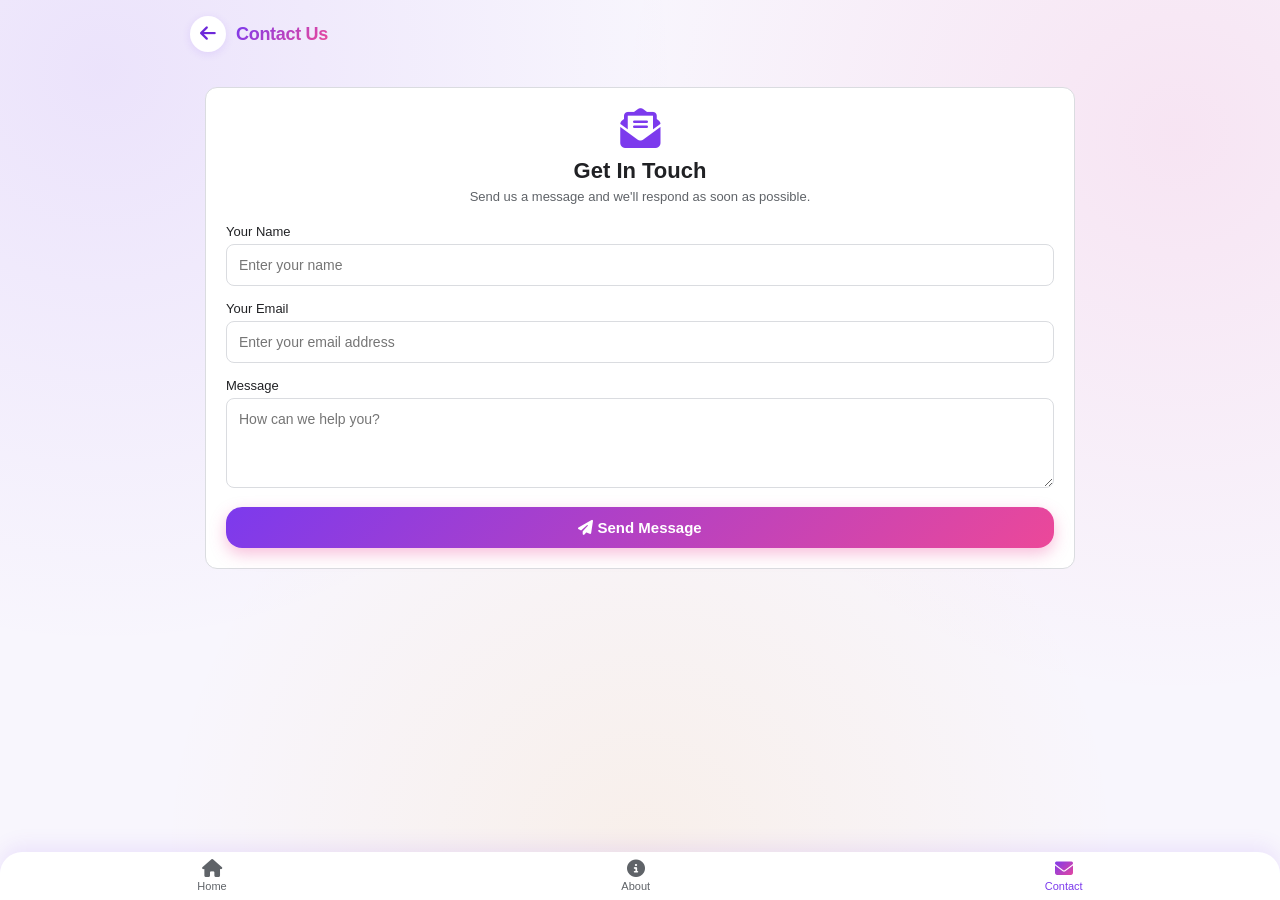
<file: contact.html>
<!DOCTYPE html>
<html lang="en">
<head>
    <meta charset="UTF-8">
    <meta name="viewport" content="width=device-width, initial-scale=1.0">
    <title>Contact Us | World Weather Hub</title>
    <meta name="description" content="Contact World Weather Hub for any queries, feedback, or support.">
    <link rel="stylesheet" href="https://cdnjs.cloudflare.com/ajax/libs/font-awesome/6.4.0/css/all.min.css">
    <link rel="stylesheet" href="style.css">
    <style>
        /* Contact Form Styles */
        .contact-form-box { background: #fff; padding: 20px; border-radius: 12px; margin: 15px; border: 1px solid #dadce0; }
        .input-group { margin-bottom: 15px; text-align: left; }
        .input-group label { display: block; font-size: 13px; color: #202124; margin-bottom: 5px; font-weight: 500; }
        .input-group input, .input-group textarea { width: 100%; padding: 12px; border: 1px solid #dadce0; border-radius: 8px; font-size: 14px; box-sizing: border-box; outline: none; transition: border-color 0.2s; }
        .input-group input:focus, .input-group textarea:focus { border-color: #1a73e8; }
        
        /* Popup Styles */
        .popup-overlay { position: fixed; top: 0; left: 0; width: 100%; height: 100%; background: rgba(0,0,0,0.5); display: flex; align-items: center; justify-content: center; z-index: 9999; }
        .popup-box { background: #fff; padding: 30px; border-radius: 16px; text-align: center; max-width: 320px; width: 90%; box-shadow: 0 10px 25px rgba(0,0,0,0.2); animation: popIn 0.3s cubic-bezier(0.175, 0.885, 0.32, 1.275) forwards; }
        .popup-icon { font-size: 55px; color: #34a853; margin-bottom: 15px; }
        .popup-box h2 { font-size: 22px; color: #202124; margin-bottom: 10px; margin-top: 0; }
        .popup-box p { font-size: 14px; color: #5f6368; margin-bottom: 24px; line-height: 1.5; }
        
        @keyframes popIn { 
            0% { transform: scale(0.8); opacity: 0; } 
            100% { transform: scale(1); opacity: 1; } 
        }
    </style>
</head>
<body>
    <div class="main-container wider-container" style="max-width: 900px !important;">
        <header class="compact-header">
            <div class="header-left">
                <a href="index.html" class="icon-btn"><i class="fa-solid fa-arrow-left"></i></a>
                <div class="brand-logo"><span class="brand-text">Contact Us</span></div>
            </div>
        </header>

        <div class="contact-form-box">
            <div style="text-align:center; margin-bottom: 20px;">
                <i class="fa-solid fa-envelope-open-text text-primary" style="font-size:40px; margin-bottom:10px;"></i>
                <h1 style="font-size:22px; margin-bottom:5px; color:#202124;">Get In Touch</h1>
                <p style="font-size:13px; color:#5f6368;">Send us a message and we'll respond as soon as possible.</p>
            </div>

            <form id="contactForm">
                <div class="input-group">
                    <label for="userName">Your Name</label>
                    <input type="text" id="userName" name="name" placeholder="Enter your name" required>
                </div>
                <div class="input-group">
                    <label for="userEmail">Your Email</label>
                    <input type="email" id="userEmail" name="email" placeholder="Enter your email address" required>
                </div>
                <div class="input-group">
                    <label for="userMessage">Message</label>
                    <textarea id="userMessage" name="message" rows="4" placeholder="How can we help you?" required></textarea>
                </div>
                <button type="submit" id="submitBtn" class="orange-search-btn" style="width:100%; justify-content:center; padding:12px; font-size:15px;">
                    <i class="fa-solid fa-paper-plane"></i> Send Message
                </button>
            </form>
        </div>

        <!-- Success Popup (Hidden by default) -->
        <div id="successPopup" class="popup-overlay" style="display: none;">
            <div class="popup-box">
                <i class="fa-solid fa-circle-check popup-icon"></i>
                <h2>Message Sent!</h2>
                <p>Thank you for reaching out. We have received your message and will get back to you soon.</p>
                <button onclick="closePopup()" class="orange-search-btn" style="width:100%; justify-content:center;">Okay</button>
            </div>
        </div>
        
        <nav class="bottom-nav">
            <a href="index.html" class="b-nav-item"><i class="fa-solid fa-house"></i><span>Home</span></a>
            <a href="about.html" class="b-nav-item"><i class="fa-solid fa-circle-info"></i><span>About</span></a>
            <a href="contact.html" class="b-nav-item active"><i class="fa-solid fa-envelope"></i><span>Contact</span></a>
        </nav>
    </div>

    <script>
        // Email ko Base64 format me encrypt kiya gaya hai taaki koi bot na padh sake.
        // Ye decode hokar rajendrajat08111@gmail.com ban jayega.
        const encodedEmail = "cmFqZW5kcmFqYXQwODExMUBnbWFpbC5jb20="; 

        document.getElementById("contactForm").addEventListener("submit", function(event) {
            event.preventDefault(); // Page reload hone se rokega
            
            const btn = document.getElementById("submitBtn");
            const originalText = btn.innerHTML;
            btn.innerHTML = '<i class="fa-solid fa-spinner fa-spin"></i> Sending...';
            btn.disabled = true;

            const formData = new FormData(this);
            const decodedEmail = atob(encodedEmail); // Hidden email ko decode karna
            
            // FormSubmit API ka use karke background me email bhejna
            fetch(`https://formsubmit.co/ajax/${decodedEmail}`, {
                method: "POST",
                headers: {
                    'Accept': 'application/json'
                },
                body: formData
            })
            .then(response => response.json())
            .then(data => {
                // Email send hone ke baad Popup dikhana
                document.getElementById("successPopup").style.display = "flex";
                document.getElementById("contactForm").reset();
                btn.innerHTML = originalText;
                btn.disabled = false;
            })
            .catch(error => {
                console.log(error);
                alert("Something went wrong. Please try again.");
                btn.innerHTML = originalText;
                btn.disabled = false;
            });
        });

        // Popup close karne ka function
        function closePopup() {
            document.getElementById("successPopup").style.display = "none";
        }
    </script>
</body>
</html>
</file>
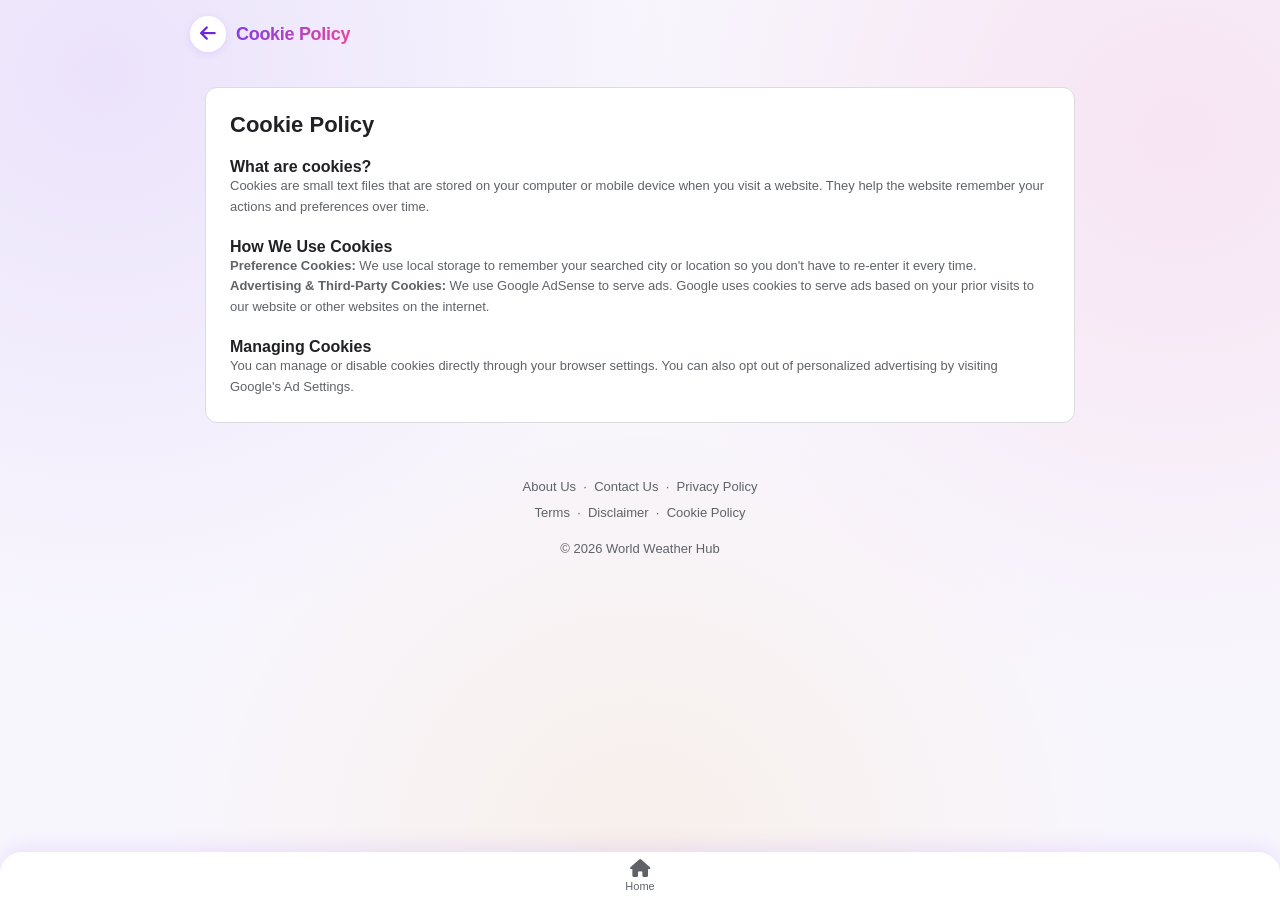
<file: cookie.html>
<!DOCTYPE html>
<html lang="en">
<head>
    <meta charset="UTF-8">
    <meta name="viewport" content="width=device-width, initial-scale=1.0">
    <title>Cookie Policy | World Weather Hub</title>
    <meta name="description" content="Learn about how World Weather Hub uses cookies and how you can manage them.">
    <link rel="stylesheet" href="https://cdnjs.cloudflare.com/ajax/libs/font-awesome/6.4.0/css/all.min.css">
    <link rel="stylesheet" href="style.css">
</head>
<body>
    <div class="main-container wider-container" style="max-width: 900px !important;">
        <header class="compact-header">
            <div class="header-left">
                <a href="index.html" class="icon-btn"><i class="fa-solid fa-arrow-left"></i></a>
                <div class="brand-logo"><span class="brand-text">Cookie Policy</span></div>
            </div>
        </header>

        <div style="padding: 24px; background:#fff; border-radius:12px; margin:15px; border:1px solid #dadce0;">
            <h1 style="font-size:22px; margin-bottom:15px; color:#202124;">Cookie Policy</h1>
            
            <h2 style="font-size:16px; margin-top:20px; color:#202124;">What are cookies?</h2>
            <p style="font-size:13px; color:#5f6368; line-height:1.6;">Cookies are small text files that are stored on your computer or mobile device when you visit a website. They help the website remember your actions and preferences over time.</p>
            
            <h2 style="font-size:16px; margin-top:20px; color:#202124;">How We Use Cookies</h2>
            <p style="font-size:13px; color:#5f6368; line-height:1.6;"><strong>Preference Cookies:</strong> We use local storage to remember your searched city or location so you don't have to re-enter it every time.</p>
            <p style="font-size:13px; color:#5f6368; line-height:1.6;"><strong>Advertising & Third-Party Cookies:</strong> We use Google AdSense to serve ads. Google uses cookies to serve ads based on your prior visits to our website or other websites on the internet.</p>

            <h2 style="font-size:16px; margin-top:20px; color:#202124;">Managing Cookies</h2>
            <p style="font-size:13px; color:#5f6368; line-height:1.6;">You can manage or disable cookies directly through your browser settings. You can also opt out of personalized advertising by visiting Google's Ad Settings.</p>
        </div>
        
        <!-- Site Footer -->
        <div class="site-footer" style="text-align: center; padding: 20px 10px; font-size: 13px; color: #5f6368; margin-bottom: 70px; line-height: 2;">
            <a href="about.html" style="color: #5f6368; text-decoration: none;">About Us</a> &nbsp;&middot;&nbsp; 
            <a href="contact.html" style="color: #5f6368; text-decoration: none;">Contact Us</a> &nbsp;&middot;&nbsp; 
            <a href="privacy.html" style="color: #5f6368; text-decoration: none;">Privacy Policy</a><br>
            <a href="terms.html" style="color: #5f6368; text-decoration: none;">Terms</a> &nbsp;&middot;&nbsp; 
            <a href="disclaimer.html" style="color: #5f6368; text-decoration: none;">Disclaimer</a> &nbsp;&middot;&nbsp; 
            <a href="cookie.html" style="color: #5f6368; text-decoration: none;">Cookie Policy</a>
            <p style="margin-top: 10px;">&copy; 2026 World Weather Hub</p>
        </div>
        
        <nav class="bottom-nav">
            <a href="index.html" class="b-nav-item"><i class="fa-solid fa-house"></i><span>Home</span></a>
        </nav>
    </div>
</body>
</html>
</file>
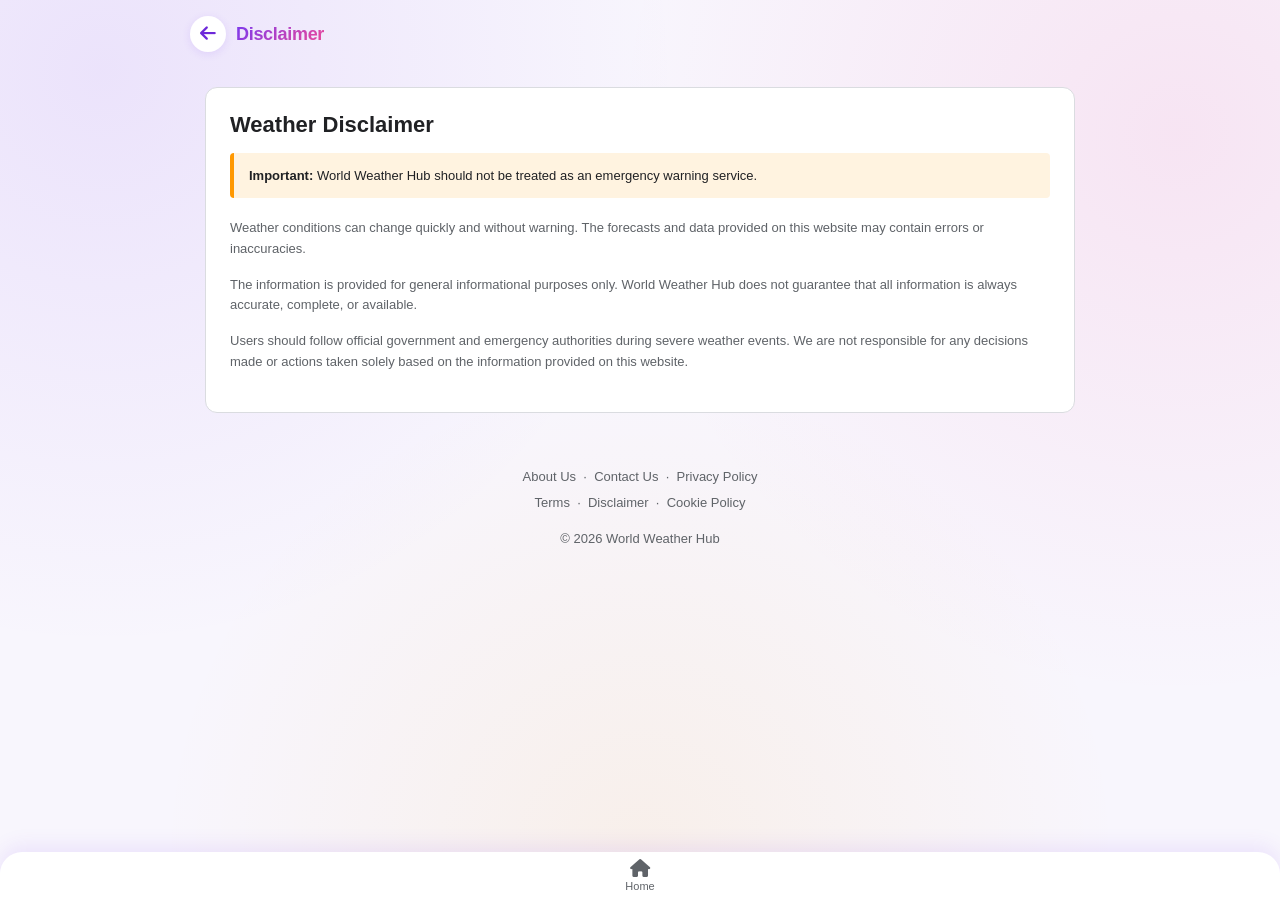
<file: disclaimer.html>
<!DOCTYPE html>
<html lang="en">
<head>
    <meta charset="UTF-8">
    <meta name="viewport" content="width=device-width, initial-scale=1.0">
    <title>Disclaimer | World Weather Hub</title>
    <meta name="description" content="Important weather disclaimer for World Weather Hub users.">
    <link rel="stylesheet" href="https://cdnjs.cloudflare.com/ajax/libs/font-awesome/6.4.0/css/all.min.css">
    <link rel="stylesheet" href="style.css">
</head>
<body>
    <div class="main-container wider-container" style="max-width: 900px !important;">
        <header class="compact-header">
            <div class="header-left">
                <a href="index.html" class="icon-btn"><i class="fa-solid fa-arrow-left"></i></a>
                <div class="brand-logo"><span class="brand-text">Disclaimer</span></div>
            </div>
        </header>

        <div style="padding: 24px; background:#fff; border-radius:12px; margin:15px; border:1px solid #dadce0;">
            <h1 style="font-size:22px; margin-bottom:15px; color:#202124;">Weather Disclaimer</h1>
            
            <div style="background: #fff3e0; border-left: 4px solid #ff9800; padding: 15px; margin-bottom: 20px; border-radius: 4px;">
                <p style="font-size:13px; color:#202124; margin:0;"><strong>Important:</strong> World Weather Hub should not be treated as an emergency warning service.</p>
            </div>

            <p style="font-size:13px; color:#5f6368; line-height:1.6; margin-bottom:15px;">Weather conditions can change quickly and without warning. The forecasts and data provided on this website may contain errors or inaccuracies.</p>
            
            <p style="font-size:13px; color:#5f6368; line-height:1.6; margin-bottom:15px;">The information is provided for general informational purposes only. World Weather Hub does not guarantee that all information is always accurate, complete, or available.</p>

            <p style="font-size:13px; color:#5f6368; line-height:1.6; margin-bottom:15px;">Users should follow official government and emergency authorities during severe weather events. We are not responsible for any decisions made or actions taken solely based on the information provided on this website.</p>
        </div>
        
        <!-- Site Footer -->
        <div class="site-footer" style="text-align: center; padding: 20px 10px; font-size: 13px; color: #5f6368; margin-bottom: 70px; line-height: 2;">
            <a href="about.html" style="color: #5f6368; text-decoration: none;">About Us</a> &nbsp;&middot;&nbsp; 
            <a href="contact.html" style="color: #5f6368; text-decoration: none;">Contact Us</a> &nbsp;&middot;&nbsp; 
            <a href="privacy.html" style="color: #5f6368; text-decoration: none;">Privacy Policy</a><br>
            <a href="terms.html" style="color: #5f6368; text-decoration: none;">Terms</a> &nbsp;&middot;&nbsp; 
            <a href="disclaimer.html" style="color: #5f6368; text-decoration: none;">Disclaimer</a> &nbsp;&middot;&nbsp; 
            <a href="cookie.html" style="color: #5f6368; text-decoration: none;">Cookie Policy</a>
            <p style="margin-top: 10px;">&copy; 2026 World Weather Hub</p>
        </div>
        
        <nav class="bottom-nav">
            <a href="index.html" class="b-nav-item"><i class="fa-solid fa-house"></i><span>Home</span></a>
        </nav>
    </div>
</body>
</html>
</file>
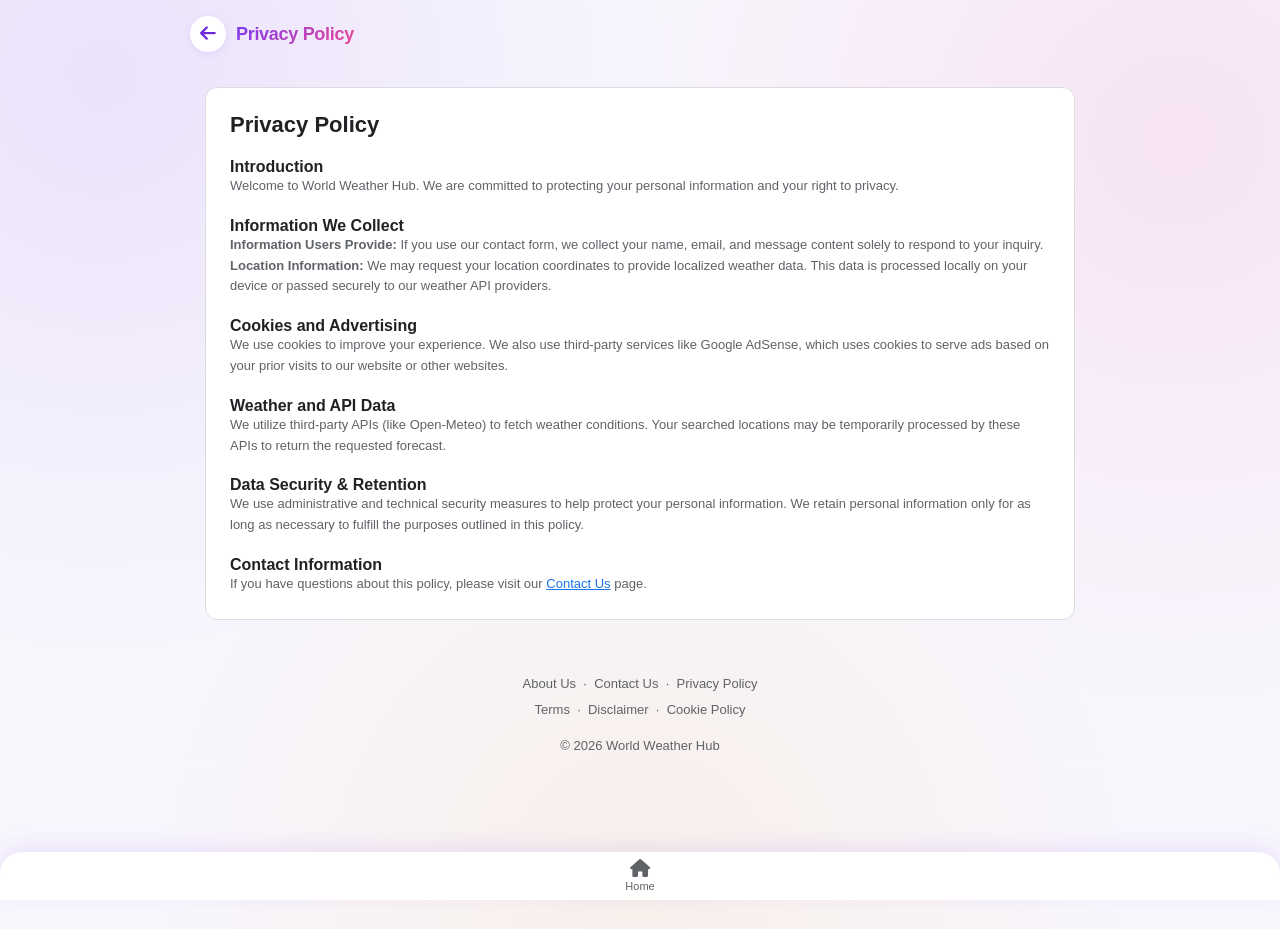
<file: privacy.html>
<!DOCTYPE html>
<html lang="en">
<head>
    <meta charset="UTF-8">
    <meta name="viewport" content="width=device-width, initial-scale=1.0">
    <title>Privacy Policy | World Weather Hub</title>
    <meta name="description" content="Read the Privacy Policy of World Weather Hub to understand how we handle information, cookies, and weather data.">
    <link rel="stylesheet" href="https://cdnjs.cloudflare.com/ajax/libs/font-awesome/6.4.0/css/all.min.css">
    <link rel="stylesheet" href="style.css">
</head>
<body>
    <div class="main-container wider-container" style="max-width: 900px !important;">
        <header class="compact-header">
            <div class="header-left">
                <a href="index.html" class="icon-btn"><i class="fa-solid fa-arrow-left"></i></a>
                <div class="brand-logo"><span class="brand-text">Privacy Policy</span></div>
            </div>
        </header>

        <div style="padding: 24px; background:#fff; border-radius:12px; margin:15px; border:1px solid #dadce0;">
            <h1 style="font-size:22px; margin-bottom:15px; color:#202124;">Privacy Policy</h1>
            
            <h2 style="font-size:16px; margin-top:20px; color:#202124;">Introduction</h2>
            <p style="font-size:13px; color:#5f6368; line-height:1.6;">Welcome to World Weather Hub. We are committed to protecting your personal information and your right to privacy.</p>
            
            <h2 style="font-size:16px; margin-top:20px; color:#202124;">Information We Collect</h2>
            <p style="font-size:13px; color:#5f6368; line-height:1.6;"><strong>Information Users Provide:</strong> If you use our contact form, we collect your name, email, and message content solely to respond to your inquiry.</p>
            <p style="font-size:13px; color:#5f6368; line-height:1.6;"><strong>Location Information:</strong> We may request your location coordinates to provide localized weather data. This data is processed locally on your device or passed securely to our weather API providers.</p>
            
            <h2 style="font-size:16px; margin-top:20px; color:#202124;">Cookies and Advertising</h2>
            <p style="font-size:13px; color:#5f6368; line-height:1.6;">We use cookies to improve your experience. We also use third-party services like Google AdSense, which uses cookies to serve ads based on your prior visits to our website or other websites.</p>

            <h2 style="font-size:16px; margin-top:20px; color:#202124;">Weather and API Data</h2>
            <p style="font-size:13px; color:#5f6368; line-height:1.6;">We utilize third-party APIs (like Open-Meteo) to fetch weather conditions. Your searched locations may be temporarily processed by these APIs to return the requested forecast.</p>

            <h2 style="font-size:16px; margin-top:20px; color:#202124;">Data Security & Retention</h2>
            <p style="font-size:13px; color:#5f6368; line-height:1.6;">We use administrative and technical security measures to help protect your personal information. We retain personal information only for as long as necessary to fulfill the purposes outlined in this policy.</p>

            <h2 style="font-size:16px; margin-top:20px; color:#202124;">Contact Information</h2>
            <p style="font-size:13px; color:#5f6368; line-height:1.6;">If you have questions about this policy, please visit our <a href="contact.html" style="color:#1a73e8;">Contact Us</a> page.</p>
        </div>
        
        <!-- Site Footer -->
        <div class="site-footer" style="text-align: center; padding: 20px 10px; font-size: 13px; color: #5f6368; margin-bottom: 70px; line-height: 2;">
            <a href="about.html" style="color: #5f6368; text-decoration: none;">About Us</a> &nbsp;&middot;&nbsp; 
            <a href="contact.html" style="color: #5f6368; text-decoration: none;">Contact Us</a> &nbsp;&middot;&nbsp; 
            <a href="privacy.html" style="color: #5f6368; text-decoration: none;">Privacy Policy</a><br>
            <a href="terms.html" style="color: #5f6368; text-decoration: none;">Terms</a> &nbsp;&middot;&nbsp; 
            <a href="disclaimer.html" style="color: #5f6368; text-decoration: none;">Disclaimer</a> &nbsp;&middot;&nbsp; 
            <a href="cookie.html" style="color: #5f6368; text-decoration: none;">Cookie Policy</a>
            <p style="margin-top: 10px;">&copy; 2026 World Weather Hub</p>
        </div>
        
        <nav class="bottom-nav">
            <a href="index.html" class="b-nav-item"><i class="fa-solid fa-house"></i><span>Home</span></a>
        </nav>
    </div>
</body>
</html>
</file>
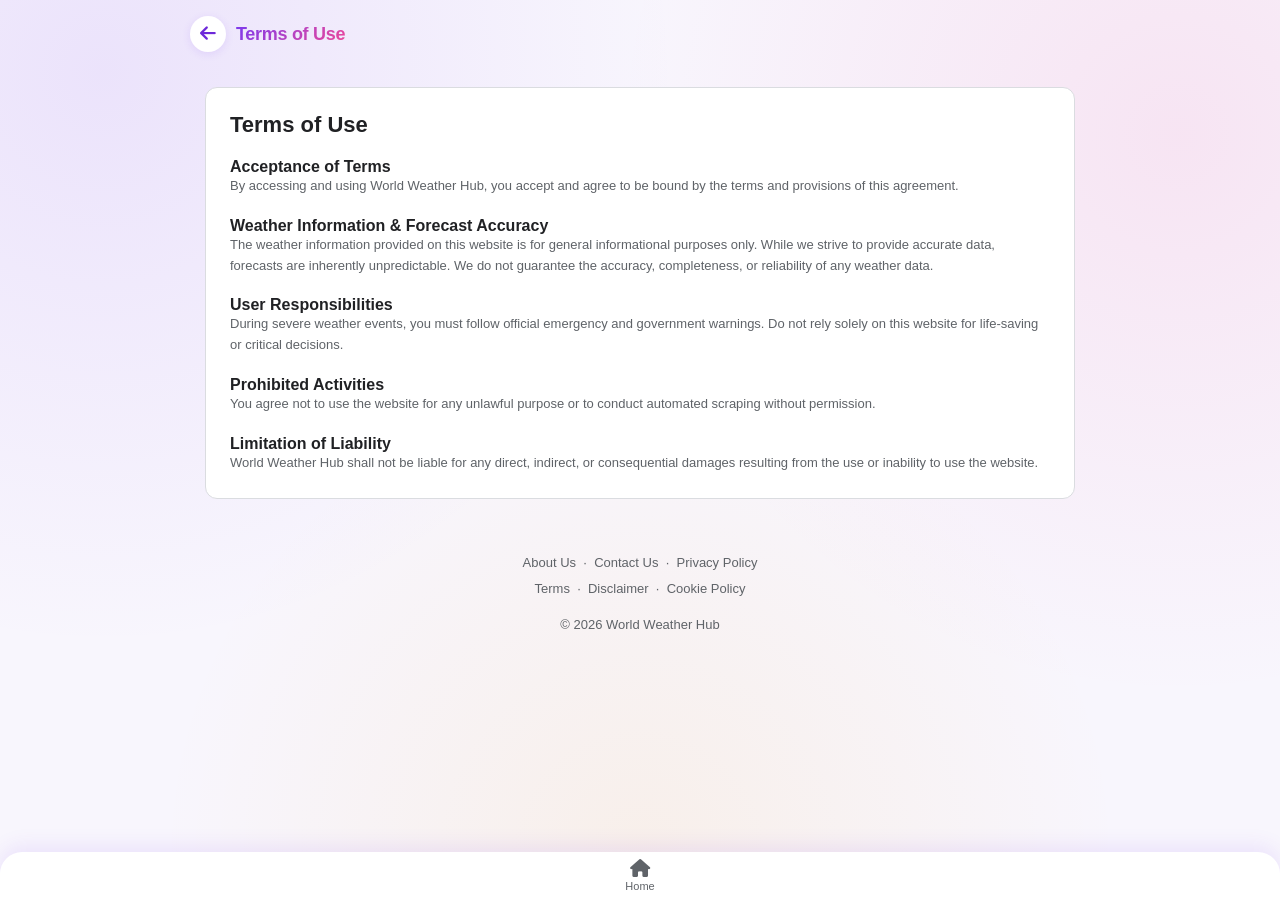
<file: terms.html>
<!DOCTYPE html>
<html lang="en">
<head>
    <meta charset="UTF-8">
    <meta name="viewport" content="width=device-width, initial-scale=1.0">
    <title>Terms of Use | World Weather Hub</title>
    <meta name="description" content="Terms of Use and User Responsibilities for World Weather Hub.">
    <link rel="stylesheet" href="https://cdnjs.cloudflare.com/ajax/libs/font-awesome/6.4.0/css/all.min.css">
    <link rel="stylesheet" href="style.css">
</head>
<body>
    <div class="main-container wider-container" style="max-width: 900px !important;">
        <header class="compact-header">
            <div class="header-left">
                <a href="index.html" class="icon-btn"><i class="fa-solid fa-arrow-left"></i></a>
                <div class="brand-logo"><span class="brand-text">Terms of Use</span></div>
            </div>
        </header>

        <div style="padding: 24px; background:#fff; border-radius:12px; margin:15px; border:1px solid #dadce0;">
            <h1 style="font-size:22px; margin-bottom:15px; color:#202124;">Terms of Use</h1>
            
            <h2 style="font-size:16px; margin-top:20px; color:#202124;">Acceptance of Terms</h2>
            <p style="font-size:13px; color:#5f6368; line-height:1.6;">By accessing and using World Weather Hub, you accept and agree to be bound by the terms and provisions of this agreement.</p>
            
            <h2 style="font-size:16px; margin-top:20px; color:#202124;">Weather Information & Forecast Accuracy</h2>
            <p style="font-size:13px; color:#5f6368; line-height:1.6;">The weather information provided on this website is for general informational purposes only. While we strive to provide accurate data, forecasts are inherently unpredictable. We do not guarantee the accuracy, completeness, or reliability of any weather data.</p>
            
            <h2 style="font-size:16px; margin-top:20px; color:#202124;">User Responsibilities</h2>
            <p style="font-size:13px; color:#5f6368; line-height:1.6;">During severe weather events, you must follow official emergency and government warnings. Do not rely solely on this website for life-saving or critical decisions.</p>

            <h2 style="font-size:16px; margin-top:20px; color:#202124;">Prohibited Activities</h2>
            <p style="font-size:13px; color:#5f6368; line-height:1.6;">You agree not to use the website for any unlawful purpose or to conduct automated scraping without permission.</p>

            <h2 style="font-size:16px; margin-top:20px; color:#202124;">Limitation of Liability</h2>
            <p style="font-size:13px; color:#5f6368; line-height:1.6;">World Weather Hub shall not be liable for any direct, indirect, or consequential damages resulting from the use or inability to use the website.</p>
        </div>
        
        <!-- Site Footer -->
        <div class="site-footer" style="text-align: center; padding: 20px 10px; font-size: 13px; color: #5f6368; margin-bottom: 70px; line-height: 2;">
            <a href="about.html" style="color: #5f6368; text-decoration: none;">About Us</a> &nbsp;&middot;&nbsp; 
            <a href="contact.html" style="color: #5f6368; text-decoration: none;">Contact Us</a> &nbsp;&middot;&nbsp; 
            <a href="privacy.html" style="color: #5f6368; text-decoration: none;">Privacy Policy</a><br>
            <a href="terms.html" style="color: #5f6368; text-decoration: none;">Terms</a> &nbsp;&middot;&nbsp; 
            <a href="disclaimer.html" style="color: #5f6368; text-decoration: none;">Disclaimer</a> &nbsp;&middot;&nbsp; 
            <a href="cookie.html" style="color: #5f6368; text-decoration: none;">Cookie Policy</a>
            <p style="margin-top: 10px;">&copy; 2026 World Weather Hub</p>
        </div>
        
        <nav class="bottom-nav">
            <a href="index.html" class="b-nav-item"><i class="fa-solid fa-house"></i><span>Home</span></a>
        </nav>
    </div>
</body>
</html>
</file>
<file: style.css>
* { margin: 0; padding: 0; box-sizing: border-box; font-family: 'Segoe UI', Roboto, Helvetica, sans-serif; }
body { background-color: #f3f0fb; color: #202124; padding: 12px 12px 80px 12px; display: flex; justify-content: center; }
.main-container { max-width: 480px; width: 100%; display: flex; flex-direction: column; gap: 16px; }
.wider-container { max-width: 650px !important; }
.compact-header { display: flex; align-items: center; justify-content: space-between; padding: 4px 0; }
.header-left, .header-right { display: flex; align-items: center; gap: 10px; }
.icon-btn { background: transparent; border: none; font-size: 18px; color: #3c4043; width: 36px; height: 36px; border-radius: 50%; display: flex; align-items: center; justify-content: center; cursor: pointer; transition: background 0.2s; text-decoration: none; }
.icon-btn:hover { background-color: #e8eaed; }
.brand-logo { display: flex; align-items: center; gap: 8px; }
.globe-img { width: 26px; height: 26px; }
.brand-text { font-size: 18px; font-weight: 600; color: #7c3aed; }
.top-search-section { display: flex; gap: 10px; }
.search-input-wrap { flex: 1; background: #ffffff; border: 1px solid #e4d9fb; border-radius: 12px; padding: 0 16px; height: 46px; display: flex; align-items: center; }
.search-input-wrap input { width: 100%; border: none; outline: none; font-size: 15px; background: transparent; }
.orange-search-btn { background-color: #ff5722; color: #ffffff; border: none; border-radius: 12px; padding: 0 20px; font-size: 15px; font-weight: 600; cursor: pointer; }
.nav-tabs-container { background: #ffffff; border: 1px solid #e4d9fb; border-radius: 14px; display: flex; padding: 4px; gap: 4px; }
.tab-btn { flex: 1; background: transparent; border: none; padding: 8px 0; border-radius: 10px; font-size: 14px; font-weight: 600; color: #5f6368; text-decoration: none; text-align: center; }
.tab-btn.active { background-color: #f1e9fe; color: #7c3aed; }
.weather-hero-card { background: linear-gradient(135deg, #4c1d95 0%, #7c3aed 50%, #ec4899 100%); border-radius: 20px; color: #ffffff; overflow: hidden; box-shadow: 0 8px 24px rgba(0,0,0,0.12); margin-bottom:10px; }
.weather-content { padding: 20px; background: linear-gradient(135deg, #7c3aed 0%, #c026d3 50%, #f472b6 100%); }
.location-info { display: flex; align-items: center; gap: 6px; font-size: 20px; font-weight: 600; }
.temp-display { display: flex; align-items: flex-start; margin: 6px 0; }
.temp-value { font-size: 64px; font-weight: 700; line-height: 1; }
.temp-unit { font-size: 28px; font-weight: 500; margin-top: 4px; }
.hi-lo-pills { margin-top: 12px; background: rgba(255, 255, 255, 0.25); display: inline-flex; gap: 10px; padding: 6px 14px; border-radius: 16px; font-size: 13px; font-weight: 600; }
.weather-stats-grid { display: grid; grid-template-columns: repeat(4, 1fr); background: rgba(10, 25, 47, 0.8); padding: 12px 4px; text-align: center; color: #fff; }
.stat-item { display: flex; flex-direction: column; align-items: center; gap: 2px; font-size: 11px; }
.stat-item i { font-size: 16px; color: #c4b5fd; }
.page-title-box { padding: 10px 0; }
.page-title-box h1, .page-title-box h2 { font-size: 22px; font-weight: 700; color: #202124; }
.page-title-box p { font-size: 13px; color: #5f6368; }
.forecast-list-container { display: flex; flex-direction: column; gap: 12px; margin-bottom: 20px; }
.daily-card { background: #ffffff; border-radius: 16px; border: 1px solid #e4d9fb; overflow: hidden; transition: box-shadow 0.3s; }
.daily-card.active { box-shadow: 0 4px 12px rgba(0,0,0,0.08); border-color: #d9c6fb; }
.daily-summary { display: flex; align-items: center; justify-content: space-between; padding: 16px; cursor: pointer; background: #ffffff; }
.daily-card.active .daily-summary { background: #f8faff; border-bottom: 1px solid #e8eaed; }
.day-col { display: flex; flex-direction: column; width: 60px; }
.day-name { font-size: 14px; font-weight: 600; }
.day-date { font-size: 12px; color: #5f6368; }
.icon-col i { font-size: 22px; }
.conditions-col { display: flex; flex-direction: column; font-size: 11px; color: #5f6368; width: 110px; gap: 4px;}
.temp-col { display: flex; gap: 8px; font-size: 15px; font-weight: 600; width: 60px; justify-content: flex-end; }
.arrow-col { width: 24px; display: flex; justify-content: flex-end; color: #9aa0a6; }
.expand-icon { transition: transform 0.3s ease; }
.daily-card.active .expand-icon { transform: rotate(180deg); color: #7c3aed; }
.daily-details { max-height: 0; overflow: hidden; transition: max-height 0.35s ease-out; background: #fdfdfd; }
.daily-card.active .daily-details { max-height: 300px; }
.details-grid { display: grid; grid-template-columns: 1fr 1fr; gap: 16px; padding: 16px; }
.d-item { display: flex; align-items: center; gap: 12px; }
.d-item i { font-size: 20px; background: #f1f3f4; width: 36px; height: 36px; display: flex; align-items: center; justify-content: center; border-radius: 50%; }
.d-info span { font-size: 11px; color: #5f6368; display: block; }
.d-info b { font-size: 13px; color: #202124; }
.aqi-hero-card { background: #ffffff; border-radius: 16px; padding: 20px; border: 1px solid #e4d9fb; display: flex; flex-direction: column; gap: 16px; margin-bottom: 16px;}
.aqi-score-box { display: flex; align-items: center; gap: 12px; }
.aqi-big-num { font-size: 48px; font-weight: 700; line-height: 1; }
.aqi-status-badge { padding: 4px 12px; border-radius: 20px; font-size: 14px; font-weight: 600; }
.aqi-status-badge.good { background: #e8f5e9; color: #2e7d32; }
.aqi-status-badge.moderate { background: #fff8e1; color: #f57f17; }
.aqi-status-badge.unhealthy { background: #fce8e6; color: #c5221f; }
.pollutants-side-grid { display: grid; grid-template-columns: repeat(3, 1fr); gap: 8px; border-top: 1px solid #e8eaed; padding-top: 14px; }
.pollutant-pill-box { background: #f8f9fa; border: 1px solid #e8eaed; border-radius: 10px; padding: 8px 10px; }
.p-name { font-size: 11px; color: #5f6368; display: block;}
.p-val { font-size: 13px; font-weight: 700; }
.bottom-nav { position: fixed; bottom: 0; left: 0; width: 100%; background: #ffffff; border-top: 1px solid #e4d9fb; display: flex; justify-content: space-around; padding: 8px 0; z-index: 1000; }
.b-nav-item { display: flex; flex-direction: column; align-items: center; gap: 2px; text-decoration: none; color: #5f6368; font-size: 11px; font-weight: 500; }
.b-nav-item i { font-size: 18px; }
.b-nav-item.active { color: #7c3aed; }
.text-warning { color: #fbbc04; }
.text-info { color: #4fc3f7; }
.text-primary { color: #7c3aed; }
.text-secondary { color: #9aa0a6; }
.text-danger { color: #ea4335; }
.text-good { color: #137333; }
/* --- NEW: Hourly Section & Chart Styles --- */
.hourly-forecast-card { background: #ffffff; border-radius: 16px; padding: 16px; border: 1px solid #e4d9fb; margin-bottom: 20px; }
.section-title { font-size: 16px; font-weight: 700; color: #202124; margin-bottom: 12px; }

/* 7 Days Tabs */
.hourly-tabs-container { display: flex; overflow-x: auto; gap: 8px; padding-bottom: 8px; margin-bottom: 12px; }
.hourly-tabs-container::-webkit-scrollbar { display: none; }
.h-tab-btn { background: #f1f3f4; border: 1px solid transparent; padding: 8px 16px; border-radius: 20px; font-size: 13px; font-weight: 600; color: #5f6368; cursor: pointer; white-space: nowrap; transition: all 0.2s; }
.h-tab-btn.active { background: #f1e9fe; color: #7c3aed; border-color: #7c3aed; }

/* Chart Wrapper */
.hourly-chart-wrapper { width: 100%; overflow-x: auto; margin-bottom: 16px; padding-bottom: 8px; border-bottom: 1px dashed #e8eaed; }
.hourly-chart-wrapper::-webkit-scrollbar { height: 4px; }
.hourly-chart-wrapper::-webkit-scrollbar-thumb { background: #e4d9fb; border-radius: 4px; }

/* Scrollable Hourly Cards */
.hourly-cards-row { display: flex; overflow-x: auto; gap: 12px; padding-bottom: 8px; }
.hourly-cards-row::-webkit-scrollbar { display: none; }
.h-card { display: flex; flex-direction: column; align-items: center; background: #f8f9fa; border: 1px solid #e8eaed; padding: 12px 10px; border-radius: 12px; min-width: 65px; box-shadow: 0 1px 3px rgba(0,0,0,0.02); }
.h-time { font-size: 11px; color: #5f6368; margin-bottom: 8px; font-weight: 500; }
.h-icon { font-size: 22px; margin-bottom: 8px; }
.h-temp { font-size: 15px; font-weight: 700; color: #202124; }
.h-rain { font-size: 11px; color: #7c3aed; font-weight: 600; margin-top: 6px; }
/* --- Auto Suggestion Dropdown Styles --- */
.suggestions-box {
    position: absolute;
    top: 100%;
    left: 0;
    right: 0;
    background: #ffffff;
    border: 1px solid #e4d9fb;
    border-radius: 12px;
    margin-top: 6px;
    box-shadow: 0 8px 24px rgba(0,0,0,0.15);
    z-index: 2000; /* Tabs ke upar dikhne ke liye */
    max-height: 280px;
    overflow-y: auto;
    display: none; /* Default hide rahega */
}

/* Scrollbar design for suggestions */
.suggestions-box::-webkit-scrollbar { width: 6px; }
.suggestions-box::-webkit-scrollbar-thumb { background: #e4d9fb; border-radius: 4px; }

.suggestion-item {
    padding: 12px 16px;
    cursor: pointer;
    border-bottom: 1px solid #f1f3f4;
    display: flex;
    flex-direction: column;
    transition: background 0.2s;
}

.suggestion-item:last-child {
    border-bottom: none;
}

.suggestion-item:hover {
    background-color: #f8f9fa;
}

.sugg-name {
    font-size: 15px;
    font-weight: 600;
    color: #202124;
    margin-bottom: 2px;
}

.sugg-desc {
    font-size: 12px;
    color: #5f6368;
}
/* --- Compact AQI Card (Home Page) --- */
.compact-aqi-card { background: #ffffff; border-radius: 16px; padding: 16px; border: 1px solid #e4d9fb; margin-bottom: 16px; display: flex; justify-content: space-between; align-items: center; box-shadow: 0 2px 8px rgba(0,0,0,0.02); }
.c-aqi-left { display: flex; align-items: center; gap: 12px; }
.c-aqi-icon { font-size: 24px; color: #34a853; background: #e8f5e9; width: 44px; height: 44px; display: flex; align-items: center; justify-content: center; border-radius: 50%; }
.c-aqi-text h4 { font-size: 15px; font-weight: 700; color: #202124; margin-bottom: 2px; }
.c-aqi-text p { font-size: 12px; color: #5f6368; }
.c-aqi-right { display: flex; align-items: center; gap: 10px; }
.c-aqi-val { font-size: 26px; font-weight: 700; }

/* --- Smart Hub Advice Card --- */
.smart-advice-card { background: #ffffff; border-radius: 16px; padding: 16px; border: 1px solid #e4d9fb; margin-bottom: 20px; box-shadow: 0 4px 12px rgba(0,0,0,0.04); }
.advice-header { display: flex; align-items: center; gap: 10px; margin-bottom: 16px; border-bottom: 1px solid #f1f3f4; padding-bottom: 12px; }
.advice-header h3 { font-size: 17px; font-weight: 700; color: #202124; }
.advice-list { list-style: none; display: flex; flex-direction: column; gap: 10px; }
.advice-list li { display: flex; gap: 12px; align-items: flex-start; font-size: 13.5px; color: #3c4043; line-height: 1.5; background: #f8f9fa; padding: 12px; border-radius: 12px; border-left: 4px solid #7c3aed; }
.advice-list li i { font-size: 16px; margin-top: 3px; width: 20px; text-align: center; }
/* =========================================
   PREMIUM AQI DASHBOARD STYLES 
========================================= */

/* Main Hero Grid */
.aqi-premium-hero {
    display: grid;
    grid-template-columns: 1fr;
    gap: 16px;
    margin-bottom: 20px;
}
@media(min-width: 768px) {
    .aqi-premium-hero { grid-template-columns: 1fr 1.2fr; }
}

/* Left: Gauge Side */
.hero-gauge-side {
    background: #ffffff;
    border-radius: 16px;
    padding: 24px;
    border: 1px solid #e4d9fb;
    box-shadow: 0 4px 12px rgba(0,0,0,0.03);
    text-align: center;
}
.location-title {
    display: flex;
    align-items: center;
    justify-content: center;
    gap: 8px;
    color: #202124;
    margin-bottom: 20px;
}
.location-title h2 { font-size: 18px; font-weight: 600; }
.location-title i { color: #ea4335; }

/* SVG Gauge Wrapper */
.gauge-wrapper {
    position: relative;
    width: 220px;
    margin: 0 auto;
}
.aqi-svg-gauge {
    width: 100%;
    height: auto;
    overflow: visible;
}
.gauge-center-text {
    position: absolute;
    bottom: 0;
    left: 50%;
    transform: translateX(-50%);
    display: flex;
    flex-direction: column;
    align-items: center;
}
.gauge-center-text h1 {
    font-size: 52px;
    font-weight: 800;
    line-height: 1;
    margin-bottom: 4px;
}
.aqi-status-text {
    font-size: 18px;
    font-weight: 700;
}
.gauge-labels {
    display: flex;
    justify-content: space-between;
    align-items: center;
    font-size: 12px;
    color: #5f6368;
    font-weight: 600;
    margin-top: 10px;
    padding: 0 10px;
}
.us-aqi-pill {
    background: #f1f3f4;
    padding: 4px 12px;
    border-radius: 20px;
    font-size: 11px;
}
.aqi-health-msg {
    font-size: 12px;
    color: #5f6368;
    margin-top: 20px;
    line-height: 1.5;
}

/* Right: Pollutants Side */
.hero-pollutants-side {
    background: #ffffff;
    border-radius: 16px;
    padding: 20px;
    border: 1px solid #e4d9fb;
    box-shadow: 0 4px 12px rgba(0,0,0,0.03);
}
.side-title {
    font-size: 15px;
    font-weight: 700;
    color: #202124;
    margin-bottom: 16px;
    display: flex;
    justify-content: space-between;
}
.premium-pollutant-grid {
    display: grid;
    grid-template-columns: repeat(2, 1fr);
    gap: 12px;
}
.p-box {
    background: #f8f9fa;
    border: 1px solid #f1f3f4;
    border-radius: 12px;
    padding: 12px;
    display: flex;
    justify-content: space-between;
    align-items: center;
    transition: transform 0.2s;
}
.p-box:hover { transform: translateY(-2px); box-shadow: 0 4px 8px rgba(0,0,0,0.05); }
.p-left { display: flex; flex-direction: column; }
.p-title { font-size: 13px; font-weight: 600; color: #202124; }
.p-unit { font-size: 10px; color: #9aa0a6; }
.p-right { display: flex; flex-direction: column; align-items: flex-end; }
.p-val { font-size: 18px; font-weight: 700; }
.p-stat { font-size: 10px; font-weight: 600; }

/* 3-Column Grid Bottom */
.premium-3col-grid {
    display: grid;
    grid-template-columns: 1fr;
    gap: 16px;
}
@media(min-width: 800px) {
    .premium-3col-grid { grid-template-columns: repeat(3, 1fr); }
}

.premium-card {
    background: #ffffff;
    border-radius: 16px;
    padding: 16px;
    border: 1px solid #e4d9fb;
    box-shadow: 0 4px 12px rgba(0,0,0,0.03);
    display: flex;
    flex-direction: column;
}
.card-title {
    font-size: 14px;
    font-weight: 700;
    color: #202124;
    margin-bottom: 12px;
    display: flex;
    justify-content: space-between;
}
.forecast-tabs {
    display: flex;
    gap: 8px;
    margin-bottom: 12px;
}
.f-tab {
    background: #e8f5e9;
    color: #137333;
    border: none;
    padding: 4px 12px;
    border-radius: 12px;
    font-size: 11px;
    font-weight: 600;
}
.chart-container {
    position: relative;
    height: 140px;
    width: 100%;
    margin-top: auto;
}

/* Health Recs List inside Premium Card */
.health-recs-list {
    list-style: none;
    display: flex;
    flex-direction: column;
    gap: 12px;
}
.health-recs-list li {
    display: flex;
    align-items: center;
    gap: 12px;
    font-size: 12px;
    color: #3c4043;
    line-height: 1.4;
}
.rec-icon {
    width: 32px;
    height: 32px;
    border-radius: 50%;
    display: flex;
    align-items: center;
    justify-content: center;
    font-size: 14px;
    flex-shrink: 0;
}
/* --- New AQI Sections Styling --- */
.outside-time-box {
    display: flex;
    justify-content: space-between;
    align-items: center;
    padding: 12px 14px;
    border-radius: 12px;
    margin-bottom: 10px;
    border-left: 5px solid;
    background: #f8f9fa;
}
.outside-time-box.good-time { border-left-color: #34a853; }
.outside-time-box.avoid-time { border-left-color: #ea4335; }

.t-left { display: flex; flex-direction: column; gap: 2px; }
.t-badge-label { font-size: 12px; font-weight: 700; color: #3c4043; }
.t-time-val { font-size: 15px; font-weight: 700; color: #202124; }

.smart-hub-advice-list {
    list-style: none;
    display: flex;
    flex-direction: column;
    gap: 12px;
}
.smart-hub-advice-list li {
    display: flex;
    align-items: flex-start;
    gap: 10px;
    font-size: 13px;
    color: #3c4043;
    line-height: 1.4;
}
.smart-hub-advice-list i {
    font-size: 16px;
    margin-top: 2px;
    flex-shrink: 0;
}

.five-day-aqi-list {
    display: flex;
    flex-direction: column;
    gap: 8px;
}
.f-day-row {
    display: flex;
    align-items: center;
    justify-content: space-between;
    padding: 10px 12px;
    background: #f8f9fa;
    border-radius: 10px;
    border: 1px solid #f1f3f4;
}
.f-date { font-size: 13px; font-weight: 600; color: #202124; }
.f-val-badge { font-size: 16px; font-weight: 700; }
/* =========================================
   ABOUT WEATHER PAGE STYLES 
========================================= */

.about-hero-section {
    padding: 24px;
    margin-bottom: 24px;
    background: linear-gradient(145deg, #ffffff, #f8f9fa);
}
.breadcrumb {
    font-size: 12px;
    color: #5f6368;
    margin-bottom: 16px;
}
.breadcrumb a { color: #7c3aed; text-decoration: none; }
.hero-content-flex {
    display: flex;
    align-items: center;
    gap: 16px;
}
.hero-icon { font-size: 40px; }
.hero-content-flex h1 { font-size: 22px; margin-bottom: 6px; color: #202124; }
.hero-subtitle { font-size: 13px; color: #5f6368; line-height: 1.4; }

.about-section {
    margin-bottom: 30px;
    padding: 0 10px;
}
.about-section h2 {
    font-size: 18px;
    color: #202124;
    margin-bottom: 8px;
    border-bottom: 2px solid #f1f3f4;
    padding-bottom: 8px;
}
.section-desc { font-size: 13px; color: #5f6368; margin-bottom: 16px; line-height: 1.5; }

/* Grid Comparisons */
.comparison-grid { display: grid; grid-template-columns: 1fr 1fr; gap: 12px; }
.compare-card { background: #fff; padding: 16px; border-radius: 12px; border: 1px solid #e4d9fb; box-shadow: 0 2px 6px rgba(0,0,0,0.02); }
.c-header { margin-bottom: 8px; font-size: 14px; }
.compare-card p { font-size: 12px; color: #5f6368; line-height: 1.4; }

/* Metrics Grid */
.metrics-grid {
    display: grid;
    grid-template-columns: repeat(auto-fit, minmax(140px, 1fr));
    gap: 12px;
}
.metric-info-card {
    background: #fff; padding: 14px; border-radius: 12px; border: 1px solid #e4d9fb;
    transition: transform 0.2s;
}
.metric-info-card:hover { transform: translateY(-2px); box-shadow: 0 4px 8px rgba(0,0,0,0.05); }
.metric-info-card i { font-size: 18px; margin-bottom: 8px; }
.metric-info-card h3 { font-size: 13px; margin-bottom: 4px; color: #202124; }
.metric-info-card p { font-size: 11px; color: #5f6368; line-height: 1.4; }

/* Timeline */
.timeline-container { display: flex; flex-direction: column; gap: 10px; }
.timeline-step { display: flex; gap: 12px; background: #fff; padding: 12px; border-radius: 12px; border: 1px solid #f1f3f4; align-items: center;}
.t-icon { width: 36px; height: 36px; border-radius: 50%; background: #f1e9fe; color: #7c3aed; display: flex; align-items: center; justify-content: center; flex-shrink: 0;}
.t-content b { font-size: 13px; color: #202124; }
.t-content p { font-size: 11px; color: #5f6368; margin-top: 2px; }

/* Sample Forecast */
.sample-list { list-style: none; display: flex; flex-direction: column; gap: 10px; margin-top: 12px; }
.sample-list li { font-size: 13px; padding: 8px; background: #f8f9fa; border-radius: 8px; }
.sample-list li span { color: #5f6368; font-size: 11px; display: block; margin-top: 2px; }

/* Symbols Grid */
.symbols-grid { display: grid; grid-template-columns: repeat(auto-fit, minmax(130px, 1fr)); gap: 12px; }
.sym-item { display: flex; align-items: center; gap: 12px; background: #fff; padding: 12px; border: 1px solid #e4d9fb; border-radius: 12px; }
.sym-item i { font-size: 20px; width: 24px; text-align: center; }
.sym-item b { font-size: 12px; color: #202124; display:block; }
.sym-item p { font-size: 10px; color: #5f6368; }

/* AQI Scale */
.aqi-scale-box { display: flex; flex-direction: column; gap: 6px; }
.aqi-level { background: #f8f9fa; padding: 8px 12px; border-radius: 6px; border-left: 4px solid; font-size: 12px; }

/* Extreme Grid */
.extreme-grid { display: grid; grid-template-columns: repeat(auto-fit, minmax(140px, 1fr)); gap: 12px; }
.ex-card { background: #fff; padding: 12px; border: 1px solid #fce8e6; border-radius: 12px; text-align: center; }
.ex-card i { font-size: 20px; margin-bottom: 8px; }
.ex-card b { display: block; font-size: 13px; margin-bottom: 4px; }
.ex-card p { font-size: 11px; color: #5f6368; }

/* Safety Grid */
.safety-grid { display: grid; grid-template-columns: 1fr; gap: 12px; }
@media(min-width: 600px){ .safety-grid { grid-template-columns: 1fr 1fr; } }
.safety-box { background: #fff; padding: 16px; border: 1px solid #e4d9fb; border-radius: 12px; }
.safety-box h3 { font-size: 14px; margin-bottom: 12px; }
.safety-box ul { list-style: none; display: flex; flex-direction: column; gap: 8px; }
.safety-box li { font-size: 12px; color: #3c4043; display: flex; align-items: flex-start; gap: 8px; }
.safety-box li i { margin-top: 2px; font-size: 12px; }

/* FAQ Accordion */
.faq-container { display: flex; flex-direction: column; gap: 10px; }
.faq-item { background: #fff; border: 1px solid #e4d9fb; border-radius: 12px; overflow: hidden; }
.faq-question { width: 100%; text-align: left; background: none; border: none; padding: 14px; font-size: 13px; font-weight: 600; color: #202124; display: flex; justify-content: space-between; align-items: center; cursor: pointer; }
.faq-icon { transition: transform 0.3s ease; color: #5f6368; }
.faq-answer { max-height: 0; overflow: hidden; transition: max-height 0.3s ease-out, padding 0.3s ease; background: #f8f9fa; }
.faq-answer.active { max-height: 200px; padding: 14px; border-top: 1px solid #f1f3f4; }
.faq-answer p { font-size: 12px; color: #3c4043; line-height: 1.5; margin: 0; }
.hourly-chart-wrapper {
    overflow-x: auto;
    overflow-y: hidden;
    padding-bottom: 10px;
    width: 100%;
}
/* Ultra-Premium AQI Hero Card Styling */
.aqi-premium-hero {
    background: linear-gradient(145deg, #ffffff, #f8f9fa);
    border: 1px solid #e4d9fb;
    border-radius: 16px;
    padding: 24px;
    box-shadow: 0 4px 15px rgba(0,0,0,0.03);
    margin-bottom: 16px;
}
.hero-gauge-side {
    display: flex;
    flex-direction: column;
    align-items: center;
    text-align: center;
}
.location-title {
    display: flex;
    align-items: center;
    gap: 8px;
    color: #7c3aed;
    margin-bottom: 15px;
    font-weight: 600;
}
.gauge-wrapper {
    position: relative;
    width: 240px;
    margin: 10px auto;
}
.aqi-svg-gauge {
    width: 100%;
    transform: rotate(0deg);
}
.gauge-center-text {
    position: absolute;
    bottom: 10px;
    left: 50%;
    transform: translateX(-50%);
    text-align: center;
}
.gauge-labels {
    display: flex;
    justify-content: space-between;
    font-size: 11px;
    color: #5f6368;
    margin-top: -10px;
    padding: 0 10px;
}
.us-aqi-pill {
    background: #f1e9fe;
    color: #7c3aed;
    padding: 2px 8px;
    border-radius: 10px;
    font-weight: 600;
    font-size: 10px;
}
.aqi-health-msg {
    font-size: 13px;
    color: #5f6368;
    margin-top: 15px;
    line-height: 1.4;
    background: #f1f3f4;
    padding: 10px 16px;
    border-radius: 8px;
    width: 100%;
    box-sizing: border-box;
}
.dropdown-menu {
    display: none;
    position: absolute;
    top: 45px;
    left: 0;
    background: #fff;
    border-radius: 10px;
    box-shadow: 0 4px 20px rgba(0,0,0,0.15);
    min-width: 180px;
    z-index: 100;
    overflow: hidden;
}
.dropdown-menu.show { display: block; }
.dropdown-menu a {
    display: flex;
    align-items: center;
    gap: 10px;
    padding: 12px 16px;
    color: #3c4043;
    text-decoration: none;
    font-size: 14px;
    border-bottom: 1px solid #f1f3f4;
}
.dropdown-menu a:last-child { border-bottom: none; }
.dropdown-menu a:hover { background: #f8f9fa; }
/* Nearby Cities Section */
.nearby-city-link {
  background: #f1f3f4;
  color: #7c3aed;
  padding: 6px 12px;
  border-radius: 16px;
  font-size: 13px;
  text-decoration: none;
  white-space: nowrap;
  transition: background 0.2s ease;
}

.nearby-city-link:hover {
  background: #f1e9fe;
}

/* =========================================================
   PREMIUM THEME LAYER v2 — Colorful Modern (Bold Gradients)
   ========================================================= */
@import url('https://fonts.googleapis.com/css2?family=Poppins:wght@500;600;700;800&family=Inter:wght@400;500;600;700&display=swap');

:root {
  --brand-1: #7c3aed;
  --brand-2: #ec4899;
  --brand-3: #f59e0b;
  --grad-hero: linear-gradient(135deg, #6d28d9 0%, #a855f7 45%, #ec4899 100%);
  --grad-btn: linear-gradient(135deg, #7c3aed 0%, #ec4899 100%);
  --grad-warm: linear-gradient(135deg, #f59e0b 0%, #ec4899 100%);
  --grad-cool: linear-gradient(135deg, #06b6d4 0%, #7c3aed 100%);
  --grad-fresh: linear-gradient(135deg, #10b981 0%, #06b6d4 100%);
  --card-shadow: 0 10px 30px -8px rgba(124,58,237,0.18), 0 2px 6px rgba(0,0,0,0.04);
  --card-shadow-hover: 0 16px 40px -8px rgba(124,58,237,0.28), 0 4px 10px rgba(0,0,0,0.06);
}

* { font-family: 'Inter', 'Segoe UI', sans-serif; }
h1, h2, h3, h4, .brand-text, .temp-value, .aqi-big-num, .gauge-center-text h1 { font-family: 'Poppins', sans-serif; }

body {
  background:
    radial-gradient(circle at 8% 8%, rgba(124,58,237,0.10) 0%, transparent 40%),
    radial-gradient(circle at 92% 15%, rgba(236,72,153,0.10) 0%, transparent 40%),
    radial-gradient(circle at 50% 95%, rgba(245,158,11,0.08) 0%, transparent 45%),
    #f8f6fd;
  min-height: 100vh;
}

/* Header & branding */
.brand-text { background: var(--grad-btn); -webkit-background-clip: text; background-clip: text; color: transparent; font-weight: 800; letter-spacing: -0.3px; }
.icon-btn { color: #6d28d9; background: #ffffff; box-shadow: 0 2px 8px rgba(124,58,237,0.12); }
.icon-btn:hover { background: #f1e9fe; transform: translateY(-1px); }

/* Search bar */
.search-input-wrap { border: 1.5px solid #ecdffc; border-radius: 16px; box-shadow: 0 4px 14px rgba(124,58,237,0.08); }
.search-input-wrap:focus-within { border-color: #a855f7; box-shadow: 0 4px 18px rgba(124,58,237,0.18); }
.orange-search-btn { background: var(--grad-btn); border-radius: 16px; box-shadow: 0 6px 16px rgba(236,72,153,0.35); border: none; transition: transform 0.15s, box-shadow 0.15s; }
.orange-search-btn:hover { transform: translateY(-2px); box-shadow: 0 10px 22px rgba(236,72,153,0.45); }
.orange-search-btn:active { transform: translateY(0); }

/* Tabs */
.nav-tabs-container { border: none; border-radius: 18px; background: #ffffff; box-shadow: var(--card-shadow); padding: 6px; }
.tab-btn { border-radius: 12px; color: #6b5b8a; font-weight: 600; transition: all 0.2s; }
.tab-btn.active { background: var(--grad-btn); color: #fff; box-shadow: 0 6px 14px rgba(124,58,237,0.35); }

/* Hero weather card */
.weather-hero-card { border-radius: 26px; box-shadow: var(--card-shadow-hover); }
.weather-content { background: var(--grad-hero) !important; position: relative; overflow: hidden; }
.weather-content::before {
  content: ''; position: absolute; inset: 0;
  background: radial-gradient(circle at 85% -10%, rgba(255,255,255,0.25) 0%, transparent 55%);
  pointer-events: none;
}
.weather-stats-grid { background: rgba(30, 10, 60, 0.55) !important; backdrop-filter: blur(6px); }
.stat-item i { color: #fbcfe8 !important; }

/* Generic cards -> glassy premium look */
.compact-aqi-card, .smart-advice-card, .hourly-forecast-card, .daily-card,
.aqi-hero-card, .hero-gauge-side, .hero-pollutants-side, .premium-card {
  border: none !important;
  border-radius: 22px !important;
  box-shadow: var(--card-shadow) !important;
  background: #ffffff !important;
  transition: box-shadow 0.25s, transform 0.25s;
}
.compact-aqi-card:hover, .daily-card:hover { box-shadow: var(--card-shadow-hover) !important; }

/* Section titles get gradient accent bar */
.section-title, .advice-header h3, .side-title {
  position: relative;
}
.section-title::before, .advice-header h3::before {
  content: ''; display: none;
}

/* Icons in circular badges get gradient tint backgrounds via inline styles already; add glow */
.c-aqi-icon, .d-item i { box-shadow: 0 4px 10px rgba(124,58,237,0.12); }

/* Advice list items — gradient left borders already inline; add card lift */
.advice-list li { border-radius: 14px !important; transition: transform 0.2s; background: linear-gradient(180deg,#faf8ff,#f6f1fd) !important; }
.advice-list li:hover { transform: translateX(3px); }

/* Hourly cards */
.h-card { background: linear-gradient(180deg,#faf8ff,#f3edfd) !important; border: 1px solid #ecdffc !important; border-radius: 16px !important; }
.h-tab-btn.active { background: var(--grad-btn) !important; color: #fff !important; border-color: transparent !important; }

/* AQI Gauge accents */
.aqi-status-badge.good { background: linear-gradient(135deg,#d1fae5,#a7f3d0); color: #047857; }
.aqi-status-badge.moderate { background: linear-gradient(135deg,#fef3c7,#fde68a); color: #b45309; }
.aqi-status-badge.unhealthy { background: linear-gradient(135deg,#fee2e2,#fecaca); color: #b91c1c; }

/* Bottom nav */
.bottom-nav { border: none; box-shadow: 0 -6px 20px rgba(124,58,237,0.10); border-radius: 22px 22px 0 0; }
.b-nav-item.active { color: #7c3aed; }
.b-nav-item.active i { background: var(--grad-btn); -webkit-background-clip: text; background-clip: text; color: transparent; }

/* Buttons generic */
button, .btn { transition: transform 0.15s; }

/* Suggestions dropdown */
.suggestions-box { border: none; box-shadow: var(--card-shadow-hover); }
.suggestion-item:hover { background: #f6f1fd; }

/* Footer links hover */
.site-footer a:hover { color: #7c3aed !important; }

/* New: premium badge / pill utility */
.premium-pill {
  display: inline-flex; align-items: center; gap: 6px;
  background: var(--grad-btn); color: #fff; font-weight: 700;
  font-size: 11px; padding: 4px 10px; border-radius: 999px;
  box-shadow: 0 4px 10px rgba(124,58,237,0.3);
}

/* New: feature card grid (moon/pollen/visibility widgets) */
.mini-feature-grid { display: grid; grid-template-columns: repeat(2, 1fr); gap: 12px; margin-bottom: 16px; }
@media (min-width: 640px) { .mini-feature-grid { grid-template-columns: repeat(4, 1fr); } }
.mini-feature-card {
  background: #ffffff; border-radius: 18px; padding: 14px; text-align: center;
  box-shadow: var(--card-shadow);
}
.mini-feature-card i { font-size: 20px; margin-bottom: 6px; background: var(--grad-btn); -webkit-background-clip: text; background-clip: text; color: transparent; }
.mini-feature-card .mf-label { font-size: 11px; color: #8b7aa8; font-weight: 600; text-transform: uppercase; letter-spacing: 0.3px; }
.mini-feature-card .mf-value { font-size: 15px; font-weight: 800; color: #2d1b4e; margin-top: 2px; }

/* Scrollbars */
::-webkit-scrollbar { height: 6px; width: 6px; }
::-webkit-scrollbar-thumb { background: #d9c6fb; border-radius: 4px; }

/* Smooth entrance */
.main-container > * { animation: fadeUp 0.4s ease both; }
@keyframes fadeUp { from { opacity:0; transform: translateY(6px);} to { opacity:1; transform: translateY(0);} }
</file>
